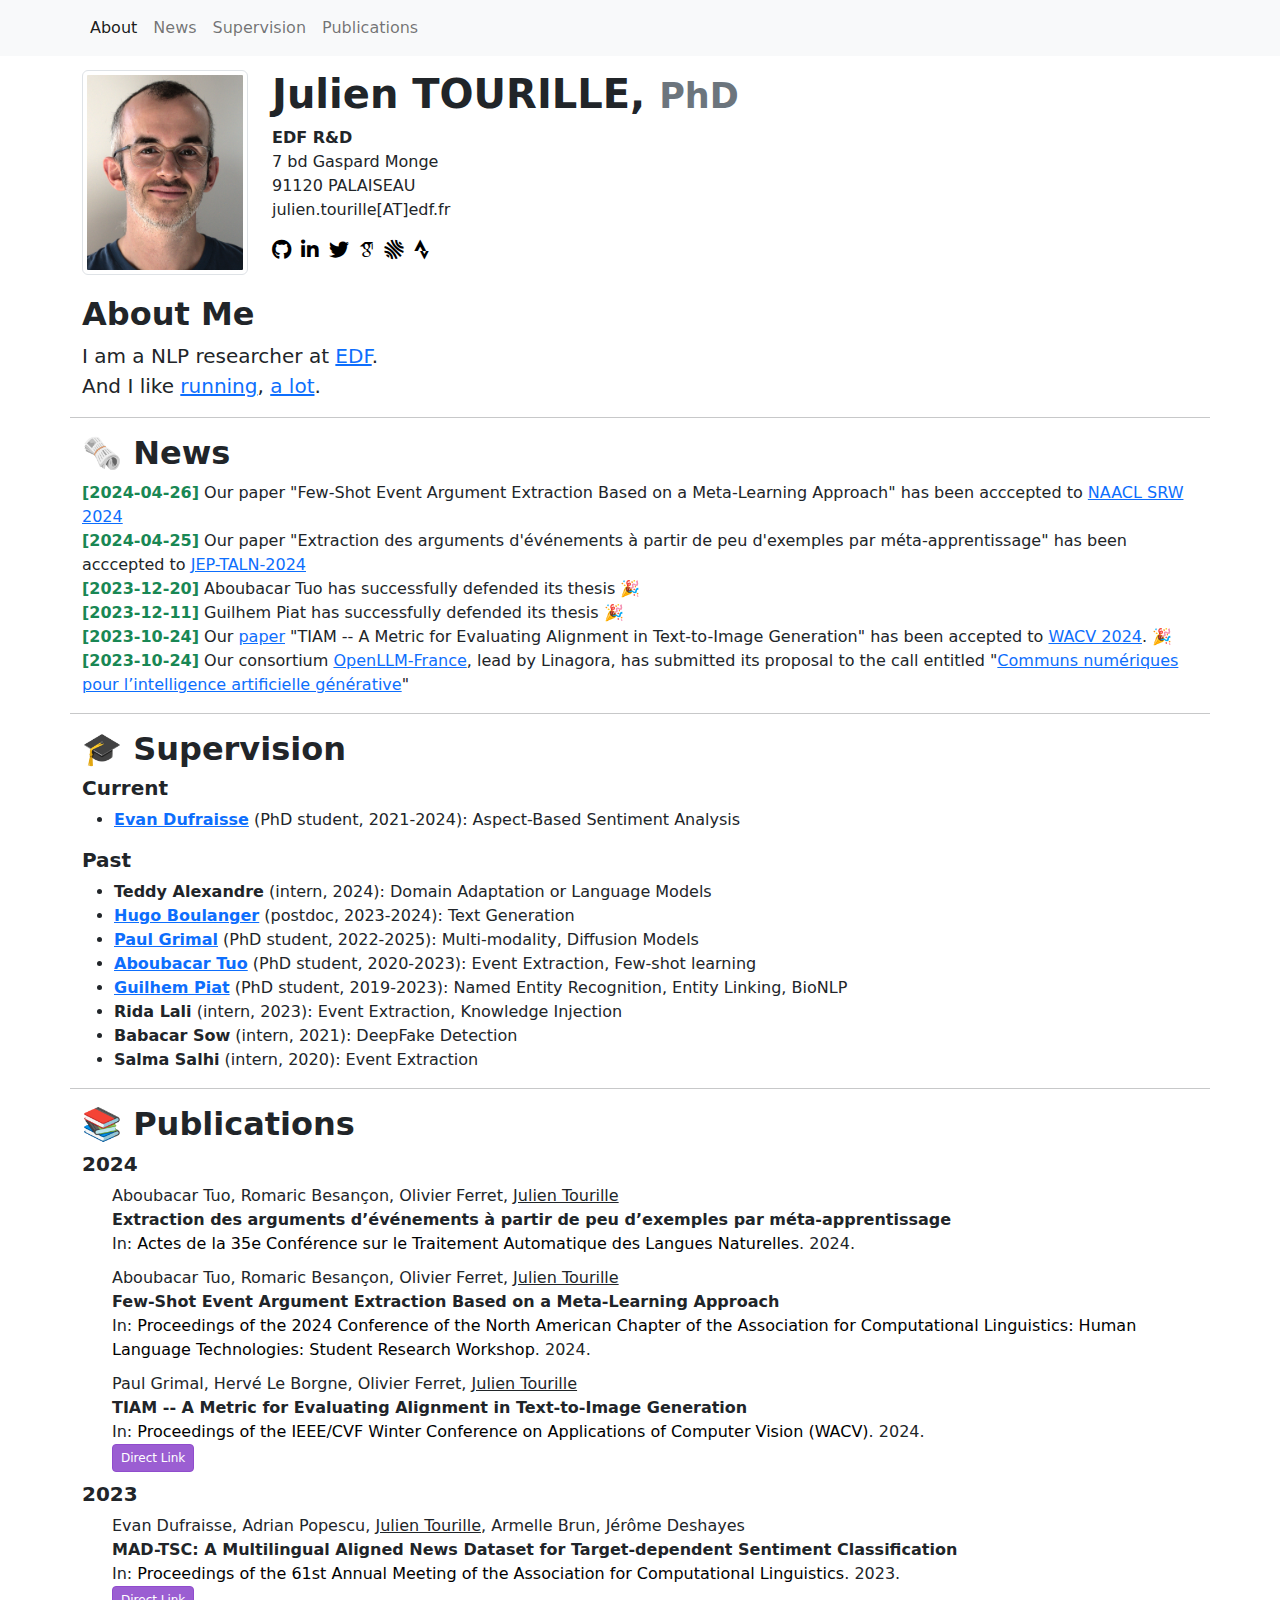
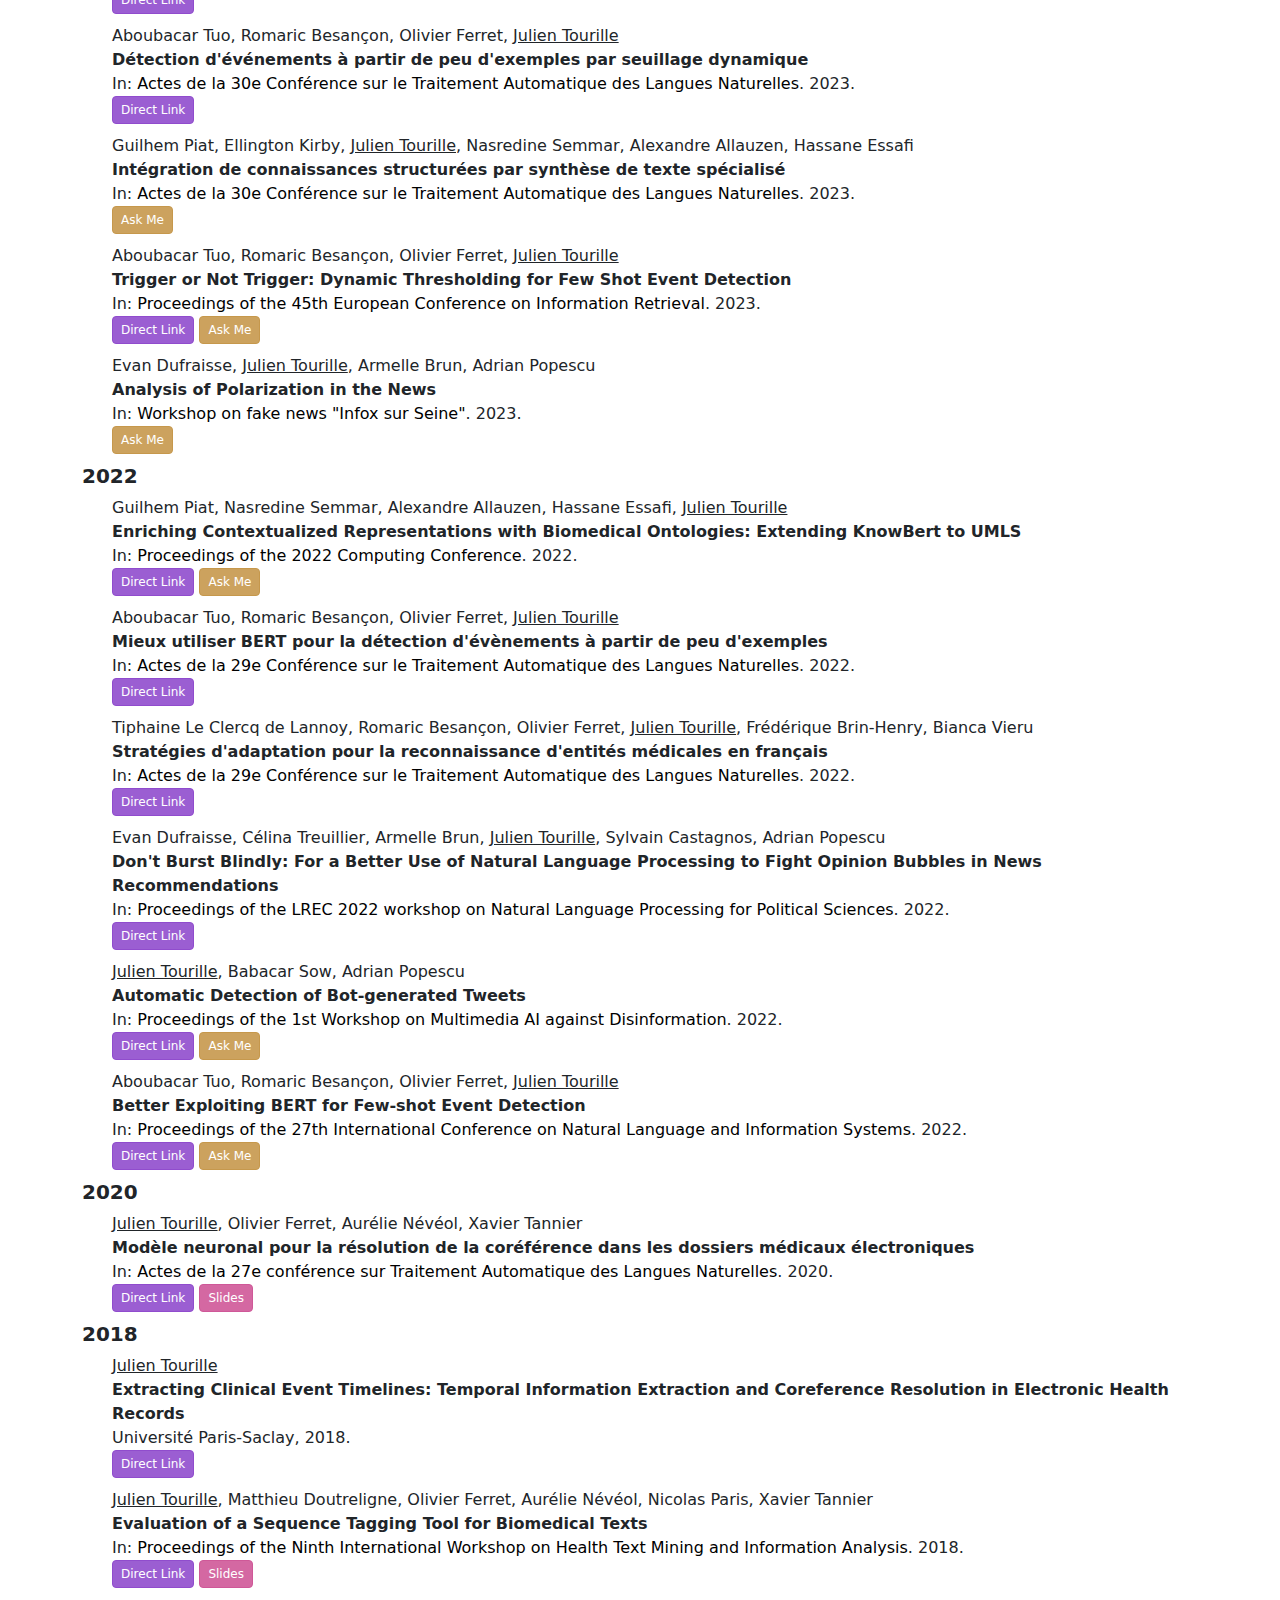
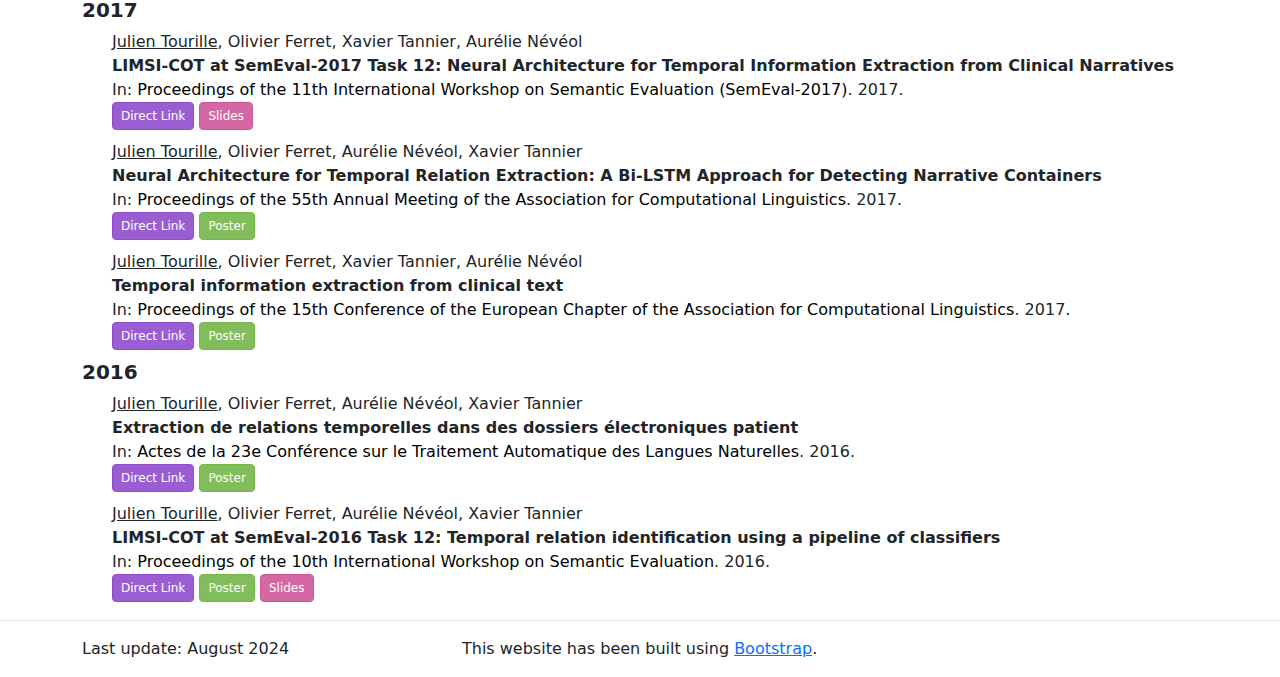
<file: index.html>
<!DOCTYPE html>
<html lang="en" class="h-100">
<head>
    <title>Julien Tourille</title>
    <meta charset="utf-8"/>
    <meta name="author" content="Julien Tourille">
    <meta name="generator" content="Pelican 4.2.0">
    <meta name="viewport" content="width=device-width, initial-scale=1, shrink-to-fit=no">
    <link rel="stylesheet" type="text/css" href="/theme/css/bootstrap.min.css"/>
    <link rel="stylesheet" type="text/css" href="/theme/css/style.css"/>
    <link rel="stylesheet" type="text/css" href="/theme/css/all.min.css"/>
    <link rel="stylesheet" type="text/css" href="/theme/css/academicons.min.css"/>
    <link rel="stylesheet" type="text/css" href="/theme/css/bootstrap-icons.min.css"/>

    <!-- Google tag (gtag.js) -->
    <script async src="https://www.googletagmanager.com/gtag/js?id=G-KSZP0N2TFH"></script>
    <script>
      window.dataLayer = window.dataLayer || [];
      function gtag(){dataLayer.push(arguments);}
      gtag('js', new Date());

      gtag('config', 'G-KSZP0N2TFH');
    </script>
</head>
<body class="h-100 d-flex flex-column">
<nav class="navbar fixed-top bg-light navbar-expand-lg" id="navbar">
    <div class="container">
        <button class="navbar-toggler" type="button" data-bs-toggle="collapse" data-bs-target="#navbarNav"
                aria-controls="navbarNav" aria-expanded="false" aria-label="Toggle navigation">
            <span class="navbar-toggler-icon"></span>
        </button>
        <div class="collapse navbar-collapse" id="navbarNav">
            <ul class="nav navbar-nav" role="tablist">
                <li class="nav-item">
                    <a class="nav-link" href="#id-card-spy">About</a>
                </li>
                <li class="nav-item">
                    <a class="nav-link" href="#news-spy">News</a>
                </li>
                <!-- <li class="nav-item">
                    <a class="nav-link" href="#projects-spy">Projects & Collabs</a>
                </li> -->
                <li class="nav-item">
                    <a class="nav-link" href="#supervision-spy">Supervision</a>
                </li>
                <li class="nav-item">
                    <a class="nav-link" href="#publications-spy">Publications</a>
                </li>
                <!-- <li class="nav-item">
                    <a class="nav-link" href="#opensource-spy">Open Source</a>
                </li> -->
            </ul>
        </div>
    </div>
</nav>
<main role="main" class="flex-shrink-0" data-bs-spy="scroll" data-bs-target="#navbar" data-bs-smooth-scroll="true"
      tabindex="0" data-bs-root-margin="0px 0px -40%">
    <div class="container">
    <div class="row" id="id-card-spy">
        <div class="d-none d-xs-none d-sm-none d-md-none d-lg-block d-xl-block d-xxl-block col-lg-2 col-xl-2 col-xxl-2">
            <img src="/theme/images/julien_tourille.jpg" alt="id-photo"
                 class="img-thumbnail img-responsive">
        </div>
        <div class="col-lg-10 col-xl-10 col-xxl-10">
            <h1 class="title fw-semibold">Julien TOURILLE, <small class="text-muted">PhD</small></h1>
            <address>
                <strong>EDF R&D</strong><br>
                7 bd Gaspard Monge<br>
                91120 PALAISEAU<br>
                julien.tourille[AT]edf.fr
            </address>
            <a href="https://github.com/jtourille" target="_blank"><i class="fab fa-github fa-lg fab-custom"></i></a>
            <a href="https://www.linkedin.com/in/julientourille" target="_blank"><i
                    class="fab fa-linkedin-in fa-lg fab-custom"></i></a>
            <a href="https://twitter.com/jtourille" target="_blank"><i class="fab fa-twitter fa-lg fab-custom"></i></a>
            <a href="https://scholar.google.fr/citations?user=99ywuNMAAAAJ&hl=en" target="_blank"><i
                    class="ai ai-google-scholar fa-lg fab-custom"></i></a>
            <a href="https://cv.hal.science/julien-tourille" target="_blank"><i
                    class="ai ai-hal fa-lg fab-custom"></i></a>
            <a href="https://www.strava.com/athletes/11985625" target="_blank"><i
                    class="fab fa-brands fa-strava fa-lg fab-custom"></i></a>
        </div>
    </div>
    <div class="row">
        <div class="col-12">
            <h2 id="about" class="fw-semibold">About Me</h2>
            <blockquote class="blockquote">
                <p>I am a NLP researcher at <a href="https://www.edf.fr/en/the-edf-group/inventing-the-future-of-energy/r-d-global-expertise" target="blank_">EDF</a>. <br/>
                    And I like <a target="_blank" href="https://www.strava.com/athletes/11985625">running</a>,
                    <a target="_blank" href="https://itra.run/RunnerSpace/RaceResults/TOURILLE.Julien/3148147">a lot</a>.
                </p>
            </blockquote>
        </div>
        <hr/>
    </div>
    <div class="row">
        <div class="col-12">
            <a class="anchor-target" id="news-spy"></a><h2 class="fw-semibold">🗞️ News <a class="anchor" href="#news-spy">#</a></h2>
            <ul class="list-unstyled">
                    <li>
                        <span class="text-success"><strong>[2024-04-26]</strong></span> Our paper "Few-Shot Event Argument Extraction Based on a Meta-Learning Approach" has been acccepted to <a href="https://naacl2024-srw.github.io/" target="blank_">NAACL SRW 2024</a>
                    </li>
                    <li>
                        <span class="text-success"><strong>[2024-04-25]</strong></span> Our paper "Extraction des arguments d'événements à partir de peu d'exemples par méta-apprentissage" has been acccepted to <a href="https://jep-taln2024.sciencesconf.org/" target="blank_">JEP-TALN-2024</a>
                    </li>
                    <li>
                        <span class="text-success"><strong>[2023-12-20]</strong></span> Aboubacar Tuo has successfully defended its thesis 🎉
                    </li>
                    <li>
                        <span class="text-success"><strong>[2023-12-11]</strong></span> Guilhem Piat has successfully defended its thesis 🎉
                    </li>
                    <li>
                        <span class="text-success"><strong>[2023-10-24]</strong></span> Our <a href="https://arxiv.org/abs/2307.05134" target="_blank">paper</a> "TIAM -- A Metric for Evaluating Alignment in Text-to-Image Generation" has been accepted to <a href="https://wacv2024.thecvf.com/" target="_blank">WACV 2024</a>. 🎉
                    </li>
                    <li>
                        <span class="text-success"><strong>[2023-10-24]</strong></span> Our consortium <a href="https://www.openllm-france.fr/" target="_blank">OpenLLM-France</a>, lead by Linagora, has submitted its proposal to the call entitled "<a href="https://www.bpifrance.fr/nos-appels-a-projets-concours/appel-a-projets-communs-numeriques-pour-lintelligence-artificielle-generative" target="_blank">Communs numériques pour l’intelligence artificielle générative</a>"
                    </li>
            </ul>
        </div>
        <hr/>
    </div>
    <div class="row" id="supervision-spy">
        <div class="col-12">
            <a class="anchor-target" id="supervision"></a><h2 class="fw-semibold">🎓 Supervision <a class="anchor" href="#supervision">#</a></h2>
            <h3 class="h3-small fw-semibold">Current</h3>
            <ul class="list">
                <li><strong><a target="_blank" href="https://www.theses.fr/s284959">Evan Dufraisse</a></strong> (PhD
                    student, 2021-2024): Aspect-Based Sentiment Analysis
                </li>
            </ul>
            <h3 class="h3-small fw-semibold">Past</h3>
            <ul>
                <li><strong>Teddy Alexandre</strong> (intern, 2024): Domain Adaptation or Language Models</li>
                <li><strong><a target="_blank"
                               href="https://scholar.google.com/citations?user=ee7oQskAAAAJ&hl=en&oi=ao">Hugo
                    Boulanger</a></strong> (postdoc, 2023-2024): Text Generation
                </li>
                <li><strong><a target="_blank" href="https://www.theses.fr/s359254">Paul Grimal</a></strong> (PhD
                    student, 2022-2025): Multi-modality, Diffusion Models
                </li>
                <li><strong><a target="_blank" href="https://www.theses.fr/s259675">Aboubacar Tuo</a></strong> (PhD
                    student, 2020-2023): Event Extraction, Few-shot learning
                </li>
                <li><strong><a target="_blank" href="https://www.theses.fr/s229220">Guilhem Piat</a></strong> (PhD
                    student, 2019-2023): Named Entity Recognition, Entity Linking,
                    BioNLP
                </li>
                <li><strong>Rida Lali</strong> (intern, 2023): Event Extraction, Knowledge Injection</li>
                <li><strong>Babacar Sow</strong> (intern, 2021): DeepFake Detection</li>
                <li><strong>Salma Salhi</strong> (intern, 2020): Event Extraction</li>
            </ul>
        </div>
        <hr/>
    </div>
    <div class="row" id="publications-spy">
        <div class="col-12" style="margin-bottom: 0.5rem">
            <a class="anchor-target" id="publications"></a><h2 class="fw-semibold">📚 Publications <a class="anchor" href="#publications">#</a></h2>
                <h3 class="h3-small fw-semibold">2024</h3>
                    <div class="bib-entry">
                        <div class="bib-content">
                            Aboubacar Tuo, Romaric Besançon, Olivier Ferret, <u>Julien Tourille</u><br/>
                            <strong>Extraction des arguments d’événements à partir de peu d’exemples par méta-apprentissage
                            </strong><br/>
                                In: <span class="italic bib-booktitle ">Actes de la 35e Conférence sur le Traitement Automatique des Langues Naturelles</span>.
                            2024.
                            <br/>
                        </div>
                    </div>
                    <div class="bib-entry">
                        <div class="bib-content">
                            Aboubacar Tuo, Romaric Besançon, Olivier Ferret, <u>Julien Tourille</u><br/>
                            <strong>Few-Shot Event Argument Extraction Based on a Meta-Learning Approach
                            </strong><br/>
                                In: <span class="italic bib-booktitle ">Proceedings of the 2024 Conference of the North American Chapter of the Association for Computational Linguistics: Human Language Technologies: Student Research Workshop</span>.
                            2024.
                            <br/>
                        </div>
                    </div>
                    <div class="bib-entry">
                        <div class="bib-content">
                            Paul Grimal, Hervé Le Borgne, Olivier Ferret, <u>Julien Tourille</u><br/>
                            <strong>TIAM -- A Metric for Evaluating Alignment in Text-to-Image Generation
                            </strong><br/>
                                In: <span class="italic bib-booktitle ">Proceedings of the IEEE/CVF Winter Conference on Applications of Computer Vision (WACV)</span>.
                            2024.
                            <br/>
                                <a class="btn btn-sm btn-url" href="http://arxiv.org/abs/2307.05134" role="button"
                                   target="_blank">Direct Link</a>
                        </div>
                    </div>
                <h3 class="h3-small fw-semibold">2023</h3>
                    <div class="bib-entry">
                        <div class="bib-content">
                            Evan Dufraisse, Adrian Popescu, <u>Julien Tourille</u>, Armelle Brun, Jérôme Deshayes<br/>
                            <strong>MAD-TSC: A Multilingual Aligned News Dataset for Target-dependent Sentiment Classification
                            </strong><br/>
                                In: <span class="italic bib-booktitle ">Proceedings of the 61st Annual Meeting of the Association for Computational Linguistics</span>.
                            2023.
                            <br/>
                                <a class="btn btn-sm btn-url" href="https://aclanthology.org/2023.acl-long.461/" role="button"
                                   target="_blank">Direct Link</a>
                        </div>
                    </div>
                    <div class="bib-entry">
                        <div class="bib-content">
                            Aboubacar Tuo, Romaric Besançon, Olivier Ferret, <u>Julien Tourille</u><br/>
                            <strong>Détection d'événements à partir de peu d'exemples par seuillage dynamique
                            </strong><br/>
                                In: <span class="italic bib-booktitle ">Actes de la 30e Conférence sur le Traitement Automatique des Langues Naturelles</span>.
                            2023.
                            <br/>
                                <a class="btn btn-sm btn-url" href="https://hal.science/hal-04130225/file/461597.pdf" role="button"
                                   target="_blank">Direct Link</a>
                        </div>
                    </div>
                    <div class="bib-entry">
                        <div class="bib-content">
                            Guilhem Piat, Ellington Kirby, <u>Julien Tourille</u>, Nasredine Semmar, Alexandre Allauzen, Hassane Essafi<br/>
                            <strong>Intégration de connaissances structurées par synthèse de texte spécialisé
                            </strong><br/>
                                In: <span class="italic bib-booktitle ">Actes de la 30e Conférence sur le Traitement Automatique des Langues Naturelles</span>.
                            2023.
                            <br/>
                                <a class="btn btn-sm btn-askme" href="mailto:julien.tourille AT cea.fr" role="button"
                                   target="_blank">Ask Me</a>
                        </div>
                    </div>
                    <div class="bib-entry">
                        <div class="bib-content">
                            Aboubacar Tuo, Romaric Besançon, Olivier Ferret, <u>Julien Tourille</u><br/>
                            <strong>Trigger or Not Trigger: Dynamic Thresholding for Few Shot Event Detection
                            </strong><br/>
                                In: <span class="italic bib-booktitle ">Proceedings of the 45th European Conference on Information Retrieval</span>.
                            2023.
                            <br/>
                                <a class="btn btn-sm btn-url" href="https://doi.org/10.1007/978-3-031-28238-6_55" role="button"
                                   target="_blank">Direct Link</a>
                                <a class="btn btn-sm btn-askme" href="mailto:julien.tourille AT cea.fr" role="button"
                                   target="_blank">Ask Me</a>
                        </div>
                    </div>
                    <div class="bib-entry">
                        <div class="bib-content">
                            Evan Dufraisse, <u>Julien Tourille</u>, Armelle Brun, Adrian Popescu<br/>
                            <strong>Analysis of Polarization in the News
                            </strong><br/>
                                In: <span class="italic bib-booktitle ">Workshop on fake news "Infox sur Seine"</span>.
                            2023.
                            <br/>
                                <a class="btn btn-sm btn-askme" href="mailto:julien.tourille AT cea.fr" role="button"
                                   target="_blank">Ask Me</a>
                        </div>
                    </div>
                <h3 class="h3-small fw-semibold">2022</h3>
                    <div class="bib-entry">
                        <div class="bib-content">
                            Guilhem Piat, Nasredine Semmar, Alexandre Allauzen, Hassane Essafi, <u>Julien Tourille</u><br/>
                            <strong>Enriching Contextualized Representations with Biomedical Ontologies: Extending KnowBert to UMLS
                            </strong><br/>
                                In: <span class="italic bib-booktitle ">Proceedings of the 2022 Computing Conference</span>.
                            2022.
                            <br/>
                                <a class="btn btn-sm btn-url" href="https://link.springer.com/chapter/10.1007/978-3-031-10464-0_52" role="button"
                                   target="_blank">Direct Link</a>
                                <a class="btn btn-sm btn-askme" href="mailto:julien.tourille AT cea.fr" role="button"
                                   target="_blank">Ask Me</a>
                        </div>
                    </div>
                    <div class="bib-entry">
                        <div class="bib-content">
                            Aboubacar Tuo, Romaric Besançon, Olivier Ferret, <u>Julien Tourille</u><br/>
                            <strong>Mieux utiliser BERT pour la détection d'évènements à partir de peu d'exemples
                            </strong><br/>
                                In: <span class="italic bib-booktitle ">Actes de la 29e Conférence sur le Traitement Automatique des Langues Naturelles</span>.
                            2022.
                            <br/>
                                <a class="btn btn-sm btn-url" href="https://aclanthology.org/2022.jeptalnrecital-taln.39" role="button"
                                   target="_blank">Direct Link</a>
                        </div>
                    </div>
                    <div class="bib-entry">
                        <div class="bib-content">
                            Tiphaine Le Clercq de Lannoy, Romaric Besançon, Olivier Ferret, <u>Julien Tourille</u>, Frédérique Brin-Henry, Bianca Vieru<br/>
                            <strong>Stratégies d'adaptation pour la reconnaissance d'entités médicales en français
                            </strong><br/>
                                In: <span class="italic bib-booktitle ">Actes de la 29e Conférence sur le Traitement Automatique des Langues Naturelles</span>.
                            2022.
                            <br/>
                                <a class="btn btn-sm btn-url" href="https://aclanthology.org/2022.jeptalnrecital-taln.21" role="button"
                                   target="_blank">Direct Link</a>
                        </div>
                    </div>
                    <div class="bib-entry">
                        <div class="bib-content">
                            Evan Dufraisse, Célina Treuillier, Armelle Brun, <u>Julien Tourille</u>, Sylvain Castagnos, Adrian Popescu<br/>
                            <strong>Don't Burst Blindly: For a Better Use of Natural Language Processing to Fight Opinion Bubbles in News Recommendations
                            </strong><br/>
                                In: <span class="italic bib-booktitle ">Proceedings of the LREC 2022 workshop on Natural Language Processing for Political Sciences</span>.
                            2022.
                            <br/>
                                <a class="btn btn-sm btn-url" href="https://aclanthology.org/2022.politicalnlp-1.11" role="button"
                                   target="_blank">Direct Link</a>
                        </div>
                    </div>
                    <div class="bib-entry">
                        <div class="bib-content">
                            <u>Julien Tourille</u>, Babacar Sow, Adrian Popescu<br/>
                            <strong>Automatic Detection of Bot-generated Tweets
                            </strong><br/>
                                In: <span class="italic bib-booktitle ">Proceedings of the 1st Workshop on Multimedia AI against Disinformation</span>.
                            2022.
                            <br/>
                                <a class="btn btn-sm btn-url" href="https://dl.acm.org/doi/abs/10.1145/3512732.3533584" role="button"
                                   target="_blank">Direct Link</a>
                                <a class="btn btn-sm btn-askme" href="mailto:julien.tourille AT cea.fr" role="button"
                                   target="_blank">Ask Me</a>
                        </div>
                    </div>
                    <div class="bib-entry">
                        <div class="bib-content">
                            Aboubacar Tuo, Romaric Besançon, Olivier Ferret, <u>Julien Tourille</u><br/>
                            <strong>Better Exploiting BERT for Few-shot Event Detection
                            </strong><br/>
                                In: <span class="italic bib-booktitle ">Proceedings of the 27th International Conference on Natural Language and Information Systems</span>.
                            2022.
                            <br/>
                                <a class="btn btn-sm btn-url" href="https://link.springer.com/chapter/10.1007/978-3-031-08473-7_26" role="button"
                                   target="_blank">Direct Link</a>
                                <a class="btn btn-sm btn-askme" href="mailto:julien.tourille AT cea.fr" role="button"
                                   target="_blank">Ask Me</a>
                        </div>
                    </div>
                <h3 class="h3-small fw-semibold">2020</h3>
                    <div class="bib-entry">
                        <div class="bib-content">
                            <u>Julien Tourille</u>, Olivier Ferret, Aurélie Névéol, Xavier Tannier<br/>
                            <strong>Modèle neuronal pour la résolution de la coréférence dans les dossiers médicaux électroniques
                            </strong><br/>
                                In: <span class="italic bib-booktitle ">Actes de la 27e conférence sur Traitement Automatique des Langues Naturelles</span>.
                            2020.
                            <br/>
                                <a class="btn btn-sm btn-url" href="https://aclanthology.org/2020.jeptalnrecital-taln.35" role="button"
                                   target="_blank">Direct Link</a>
                                <a class="btn btn-sm btn-slides" href="/files/slides/tourille-resolution-coreference-2020-slides.pdf" role="button"
                                   target="_blank">Slides</a>
                        </div>
                    </div>
                <h3 class="h3-small fw-semibold">2018</h3>
                    <div class="bib-entry">
                        <div class="bib-content">
                            <u>Julien Tourille</u><br/>
                            <strong>Extracting Clinical Event Timelines: Temporal Information Extraction and Coreference Resolution in Electronic Health Records
                            </strong><br/>
                                Université Paris-Saclay,
                            2018.
                            <br/>
                                <a class="btn btn-sm btn-url" href="https://www.theses.fr/2018SACLS603" role="button"
                                   target="_blank">Direct Link</a>
                        </div>
                    </div>
                    <div class="bib-entry">
                        <div class="bib-content">
                            <u>Julien Tourille</u>, Matthieu Doutreligne, Olivier Ferret, Aurélie Névéol, Nicolas Paris, Xavier Tannier<br/>
                            <strong>Evaluation of a Sequence Tagging Tool for Biomedical Texts
                            </strong><br/>
                                In: <span class="italic bib-booktitle ">Proceedings of the Ninth International Workshop on Health Text Mining and Information Analysis</span>.
                            2018.
                            <br/>
                                <a class="btn btn-sm btn-url" href="https://aclanthology.org/W18-5622" role="button"
                                   target="_blank">Direct Link</a>
                                <a class="btn btn-sm btn-slides" href="/files/slides/tourille-evaluating-ner-louhi-2018-slides.pdf" role="button"
                                   target="_blank">Slides</a>
                        </div>
                    </div>
                <h3 class="h3-small fw-semibold">2017</h3>
                    <div class="bib-entry">
                        <div class="bib-content">
                            <u>Julien Tourille</u>, Olivier Ferret, Xavier Tannier, Aurélie Névéol<br/>
                            <strong>LIMSI-COT at SemEval-2017 Task 12: Neural Architecture for Temporal Information Extraction from Clinical Narratives
                            </strong><br/>
                                In: <span class="italic bib-booktitle ">Proceedings of the 11th International Workshop on Semantic Evaluation (SemEval-2017)</span>.
                            2017.
                            <br/>
                                <a class="btn btn-sm btn-url" href="https://aclanthology.org/S17-2098" role="button"
                                   target="_blank">Direct Link</a>
                                <a class="btn btn-sm btn-slides" href="/files/slides/tourille-semeval-2017-slides.pdf" role="button"
                                   target="_blank">Slides</a>
                        </div>
                    </div>
                    <div class="bib-entry">
                        <div class="bib-content">
                            <u>Julien Tourille</u>, Olivier Ferret, Aurélie Névéol, Xavier Tannier<br/>
                            <strong>Neural Architecture for Temporal Relation Extraction: A Bi-LSTM Approach for Detecting Narrative Containers
                            </strong><br/>
                                In: <span class="italic bib-booktitle ">Proceedings of the 55th Annual Meeting of the Association for Computational Linguistics</span>.
                            2017.
                            <br/>
                                <a class="btn btn-sm btn-url" href="https://aclanthology.org/P17-2035" role="button"
                                   target="_blank">Direct Link</a>
                                <a class="btn btn-sm btn-poster" href="/files/posters/tourille-temporal-information-extraction-bilstm-2017-poster.pdf" role="button"
                                   target="_blank">Poster</a>
                        </div>
                    </div>
                    <div class="bib-entry">
                        <div class="bib-content">
                            <u>Julien Tourille</u>, Olivier Ferret, Xavier Tannier, Aurélie Névéol<br/>
                            <strong>Temporal information extraction from clinical text
                            </strong><br/>
                                In: <span class="italic bib-booktitle ">Proceedings of the 15th Conference of the European Chapter of the Association for Computational Linguistics</span>.
                            2017.
                            <br/>
                                <a class="btn btn-sm btn-url" href="https://aclanthology.org/E17-2117" role="button"
                                   target="_blank">Direct Link</a>
                                <a class="btn btn-sm btn-poster" href="/files/posters/tourille-temporal-information-extraction-2017-poster.pdf" role="button"
                                   target="_blank">Poster</a>
                        </div>
                    </div>
                <h3 class="h3-small fw-semibold">2016</h3>
                    <div class="bib-entry">
                        <div class="bib-content">
                            <u>Julien Tourille</u>, Olivier Ferret, Aurélie Névéol, Xavier Tannier<br/>
                            <strong>Extraction de relations temporelles dans des dossiers électroniques patient
                            </strong><br/>
                                In: <span class="italic bib-booktitle ">Actes de la 23e Conférence sur le Traitement Automatique des Langues Naturelles</span>.
                            2016.
                            <br/>
                                <a class="btn btn-sm btn-url" href="https://aclanthology.org/2016.jeptalnrecital-poster.19" role="button"
                                   target="_blank">Direct Link</a>
                                <a class="btn btn-sm btn-poster" href="/files/posters/tourille-extraction-relations-temporelles-2016-poster.pdf" role="button"
                                   target="_blank">Poster</a>
                        </div>
                    </div>
                    <div class="bib-entry">
                        <div class="bib-content">
                            <u>Julien Tourille</u>, Olivier Ferret, Aurélie Névéol, Xavier Tannier<br/>
                            <strong>LIMSI-COT at SemEval-2016 Task 12: Temporal relation identification using a pipeline of classifiers
                            </strong><br/>
                                In: <span class="italic bib-booktitle ">Proceedings of the 10th International Workshop on Semantic Evaluation</span>.
                            2016.
                            <br/>
                                <a class="btn btn-sm btn-url" href="https://aclanthology.org/S16-1175" role="button"
                                   target="_blank">Direct Link</a>
                                <a class="btn btn-sm btn-poster" href="/files/posters/tourille-semeval-2016-poster.pdf" role="button"
                                   target="_blank">Poster</a>
                                <a class="btn btn-sm btn-slides" href="/files/slides/tourille-semeval-2016-slides.pdf" role="button"
                                   target="_blank">Slides</a>
                        </div>
                    </div>
        </div>
    </div>
    </div>
</main>
<footer class="site-footer mt-auto py-3">
    <div class="container">
        <div class="row">
            <div class="col-md-4">
                Last update: August 2024
            </div>
            <div class="col-md-8">
                This website has been built using <a href="https://getbootstrap.com/">Bootstrap</a>.
            </div>
        </div>
    </div>
</footer>

<script src="/theme/js/bootstrap.bundle.min.js"></script>
<script src="/theme/js/feather.min.js"></script>

</body>
</html>
</file>
<file: theme/css/style.css>
body {
    position: relative;
    margin-top: 70px;
}

#id-card a {
    color: black;
}

#id-card {
    margin-bottom: 20px;
}

.bib-content {
    margin-left: 30px;
}

.bib-entry {
    margin-bottom: 10px;
}

.bib-booktitle {
    /*color: #8f682b;*/
    color: black;
}

.paper-color {
    background-color: rgba(135, 97, 204, 0.80);
    border-color: rgba(135, 97, 204, 0.85);
    color: white;
}

.paper-color:hover {
    background-color: rgba(135, 97, 204, 0.95);
    border-color: rgba(135, 97, 204, 1.0);
    color: white;
}

.poster-color {
    background-color: rgba(108, 184, 74, 0.80);
    border-color: rgba(108, 184, 74, 0.85);
    color: white;
}

.poster-color:hover {
    background-color: rgba(108, 184, 74, 0.95);
    border-color: rgba(108, 184, 74, 1.0);
    color: white;
}

.slides-color {
    background-color: rgba(195, 97, 170, 0.80);
    border-color: rgba(195, 97, 170, 0.85);
    color: white;
}

.slides-color:hover {
    background-color: rgba(195, 97, 170, 0.95);
    border-color: rgba(195, 97, 170, 1.0);
    color: white;
}

.bibtex-color {
    background-color: rgba(203, 84, 105, 0.8);
    border-color: rgba(203, 84, 105, 0.85);
    color: white;
}

.bibtex-color:hover {
    background-color: rgba(203, 84, 105, 0.95);
    border-color: rgba(203, 84, 105, 1.0);
    color: white;
}

.site-footer {
    border-top: 1px solid #e8e8e8;
    margin-top: 20px;
    padding-top: 10px;
    padding-bottom: 10px;
}

.post-list {
    list-style: none;
    margin-left: 0;
    padding-left: 0;
    margin-top: 20px;
}

.post-list li {
    margin-bottom: 60px;
}

.post-list h3 a {
    color: rgba(208, 80, 51, 0.85);
    text-decoration: none;
}

.post-list h3 a:hover {
    color: rgba(208, 80, 51, 1.0);
    text-decoration: none;
}


.blockquote-post {
    border-left: 4px solid #bbbbbb;
    padding-left: 25px;
    padding-top: 10px;
    padding-bottom: 10px;
    margin: 0;
    background: #f0f0f0;
}

.blockquote-post p {
    margin: 0;
}

.project-img {
    max-height: 83px;
}

.btn {
    --bs-btn-padding-y: .25rem;
    --bs-btn-padding-x: .5rem;
    --bs-btn-font-size: .75rem;
}

.btn-url {
    background-color: rgba(144,76,205, 0.9);
    border-color: rgba(144,76,205);
    color: white;
}

.btn-url:hover {
    background-color: rgba(144,76,205);
    border-color: rgba(144,76,205);
    color: white;
}

.btn-poster {
    background-color: rgba(116,182,73, 0.9);
    border-color: rgba(116,182,73);
    color: white;
}

.btn-poster:hover {
    background-color: rgba(116,182,73);
    border-color: rgba(116,182,73);
    color: white;
}

.btn-slides {
    background-color: rgba(207,88,152, 0.9);
    border-color: rgba(207,88,152);
    color: white;
}

.btn-slides:hover {
    background-color: rgba(207,88,152);
    border-color: rgba(207,88,152);
    color: white;
}

.btn-askme {
    background-color: rgba(198,152,76, 0.9);
    border-color: rgba(198,152,76);
    color: white;
}

.btn-askme:hover {
    background-color: rgba(198,152,76);
    border-color: rgba(198,152,76);
    color: white;
}

h5.card-title {
    font-size: 1rem !important;
}

h3.h3-small {
    font-size: 1.25rem;
}

.fab-custom {
    margin-right: 5px;
}

#id-card-spy .fab-custom {
    color:black;
}

.anchor {
    text-decoration: none !important;
    opacity:0;
}

.anchor:hover {
    text-decoration: none !important;
    opacity:100;
}

h2:hover .anchor {
    text-decoration: none !important;
    opacity:100;
}

.link-project {
    margin-left: 10px;
}

.anchor-target {
    display: block;
    position: relative;
    top: -70px;
    visibility: hidden;
}

#id-card-spy {
    margin-bottom: 20px;
}
</file>
<file: theme/css/academicons.min.css>
@font-face {font-family: 'Academicons';font-style: normal;font-weight: 400;font-display: block;src:url('../fonts/academicons.eot');src:url('../fonts/academicons.eot') format('embedded-opentype'), url('../fonts/academicons.ttf') format('truetype'), url('../fonts/academicons.woff') format('woff'), url('../fonts/academicons.svg') format('svg');}.ai {font-family: 'Academicons';font-weight: 400;-moz-osx-font-smoothing: grayscale;-webkit-font-smoothing: antialiased;display: inline-block;font-style: normal;font-variant: normal;text-rendering: auto;line-height: 1;}.ai-academia:before {content: "\e9af";}.ai-academia-square:before {content: "\e93d";}.ai-acclaim:before {content: "\e92e";}.ai-acclaim-square:before {content: "\e93a";}.ai-acm:before {content: "\e93c";}.ai-acm-square:before {content: "\e95d";}.ai-acmdl:before {content: "\e96a";}.ai-acmdl-square:before {content: "\e9d3";}.ai-ads:before {content: "\e9cb";}.ai-ads-square:before {content: "\e94a";}.ai-africarxiv:before {content: "\e91b";}.ai-africarxiv-square:before {content: "\e90b";}.ai-archive:before {content: "\e955";}.ai-archive-square:before {content: "\e956";}.ai-arxiv:before {content: "\e974";}.ai-arxiv-square:before {content: "\e9a6";}.ai-biorxiv:before {content: "\e9a2";}.ai-biorxiv-square:before {content: "\e98b";}.ai-ceur:before {content: "\e96d";}.ai-ceur-square:before {content: "\e92f";}.ai-ciencia-vitae:before {content: "\e912";}.ai-ciencia-vitae-square:before {content: "\e913";}.ai-clarivate:before {content: "\e924";}.ai-clarivate-square:before {content: "\e925";}.ai-closed-access:before {content: "\e942";}.ai-closed-access-square:before {content: "\e943";}.ai-conversation:before {content: "\e94c";}.ai-conversation-square:before {content: "\e915";}.ai-coursera:before {content: "\e95f";}.ai-coursera-square:before {content: "\e97f";}.ai-crossref:before {content: "\e918";}.ai-crossref-square:before {content: "\e919";}.ai-cv:before {content: "\e9a5";}.ai-cv-square:before {content: "\e90a";}.ai-datacite:before {content: "\e91c";}.ai-datacite-square:before {content: "\e91d";}.ai-dataverse:before {content: "\e9f7";}.ai-dataverse-square:before {content: "\e9e4";}.ai-dblp:before {content: "\e94f";}.ai-dblp-square:before {content: "\e93f";}.ai-depsy:before {content: "\e97a";}.ai-depsy-square:before {content: "\e94b";}.ai-doi:before {content: "\e97e";}.ai-doi-square:before {content: "\e98f";}.ai-dryad:before {content: "\e97c";}.ai-dryad-square:before {content: "\e98c";}.ai-elsevier:before {content: "\e961";}.ai-elsevier-square:before {content: "\e910";}.ai-figshare:before {content: "\e981";}.ai-figshare-square:before {content: "\e9e7";}.ai-google-scholar:before {content: "\e9d4";}.ai-google-scholar-square:before {content: "\e9f9";}.ai-hal:before {content: "\e92c";}.ai-hal-square:before {content: "\e92d";}.ai-hypothesis:before {content: "\e95a";}.ai-hypothesis-square:before {content: "\e95b";}.ai-ideas-repec:before {content: "\e9ed";}.ai-ideas-repec-square:before {content: "\e9f8";}.ai-ieee:before {content: "\e929";}.ai-ieee-square:before {content: "\e9b9";}.ai-impactstory:before {content: "\e9cf";}.ai-impactstory-square:before {content: "\e9aa";}.ai-inaturalist:before {content: "\e900";}.ai-inaturalist-square:before {content: "\e901";}.ai-inpn:before {content: "\e902";}.ai-inpn-square:before {content: "\e903";}.ai-inspire:before {content: "\e9e9";}.ai-inspire-square:before {content: "\e9fe";}.ai-isidore:before {content: "\e936";}.ai-isidore-square:before {content: "\e954";}.ai-isni:before {content: "\e957";}.ai-isni-square:before {content: "\e958";}.ai-jstor:before {content: "\e938";}.ai-jstor-square:before {content: "\e944";}.ai-lattes:before {content: "\e9b3";}.ai-lattes-square:before {content: "\e99c";}.ai-mathoverflow:before {content: "\e9f6";}.ai-mathoverflow-square:before {content: "\e97b";}.ai-mendeley:before {content: "\e9f0";}.ai-mendeley-square:before {content: "\e9f3";}.ai-moodle:before {content: "\e907";}.ai-moodle-square:before {content: "\e908";}.ai-mtmt:before {content: "\e950";}.ai-mtmt-square:before {content: "\e951";}.ai-nakala:before {content: "\e940";}.ai-nakala-square:before {content: "\e941";}.ai-obp:before {content: "\e92a";}.ai-obp-square:before {content: "\e92b";}.ai-open-access:before {content: "\e939";}.ai-open-access-square:before {content: "\e9f4";}.ai-open-data:before {content: "\e966";}.ai-open-data-square:before {content: "\e967";}.ai-open-materials:before {content: "\e968";}.ai-open-materials-square:before {content: "\e969";}.ai-openedition:before {content: "\e946";}.ai-openedition-square:before {content: "\e947";}.ai-orcid:before {content: "\e9d9";}.ai-orcid-square:before {content: "\e9c3";}.ai-osf:before {content: "\e9ef";}.ai-osf-square:before {content: "\e931";}.ai-overleaf:before {content: "\e914";}.ai-overleaf-square:before {content: "\e98d";}.ai-philpapers:before {content: "\e98a";}.ai-philpapers-square:before {content: "\e96f";}.ai-piazza:before {content: "\e99a";}.ai-piazza-square:before {content: "\e90c";}.ai-preregistered:before {content: "\e906";}.ai-preregistered-square:before {content: "\e96b";}.ai-protocols:before {content: "\e952";}.ai-protocols-square:before {content: "\e953";}.ai-psyarxiv:before {content: "\e90e";}.ai-psyarxiv-square:before {content: "\e90f";}.ai-publons:before {content: "\e937";}.ai-publons-square:before {content: "\e94e";}.ai-pubmed:before {content: "\e99f";}.ai-pubmed-square:before {content: "\e97d";}.ai-pubpeer:before {content: "\e922";}.ai-pubpeer-square:before {content: "\e923";}.ai-researcherid:before {content: "\e91a";}.ai-researcherid-square:before {content: "\e95c";}.ai-researchgate:before {content: "\e95e";}.ai-researchgate-square:before {content: "\e99e";}.ai-ror:before {content: "\e948";}.ai-ror-square:before {content: "\e949";}.ai-sci-hub:before {content: "\e959";}.ai-sci-hub-square:before {content: "\e905";}.ai-scirate:before {content: "\e98e";}.ai-scirate-square:before {content: "\e99d";}.ai-scopus:before {content: "\e91e";}.ai-scopus-square:before {content: "\e91f";}.ai-semantic-scholar:before {content: "\e96e";}.ai-semantic-scholar-square:before {content: "\e96c";}.ai-springer:before {content: "\e928";}.ai-springer-square:before {content: "\e99b";}.ai-ssrn:before {content: "\e916";}.ai-ssrn-square:before {content: "\e917";}.ai-stackoverflow:before {content: "\e920";}.ai-stackoverflow-square:before {content: "\e921";}.ai-viaf:before {content: "\e933";}.ai-viaf-square:before {content: "\e934";}.ai-wiley:before {content: "\e926";}.ai-wiley-square:before {content: "\e927";}.ai-zenodo:before {content: "\e911";}.ai-zotero:before {content: "\e962";}.ai-zotero-square:before {content: "\e932";}.ai-lg {font-size: 1.33333em;line-height: 0.75em;vertical-align: -.0667em;}.ai-xs {font-size: .75em;}.ai-sm {font-size: .875em;}.ai-1x {font-size: 1em;}.ai-2x {font-size: 2em;}.ai-3x {font-size: 3em;}.ai-4x {font-size: 4em;}.ai-5x {font-size: 5em;}.ai-6x {font-size: 6em;}.ai-7x {font-size: 7em;}.ai-8x {font-size: 8em;}.ai-9x {font-size: 9em;}.ai-10x {font-size: 10em;}.ai-fw {text-align: center;width: 1.25em;}.ai-ul {list-style-type: none;margin-left: 2.5em;padding-left: 0;}.ai-ul > li {position: relative;}.ai-li {left: -2em;position: absolute;text-align: center;width: 2em;line-height: inherit;}.ai-border {border: solid 0.08em #eee;border-radius: .1em;padding: .2em .25em .15em;}.ai-pull-left {float: left;}.ai-pull-right {float: right;}.ai.ai-pull-left {margin-right: .3em;}.ai.ai-pull-right {margin-right: .3em;}.ai-stack {display: inline-block;height: 2em;line-height: 2em;position: relative;vertical-align: middle;width: 2.5em;}.ai-stack-1x, .ai-stack-2x {left: 0;position: absolute;text-align: center;width: 100%;}.ai-stack-1x {line-height: inherit;}.ai-stack-2x {font-size: 2em;}.ai-inverse {color: #fff;}
</file>
